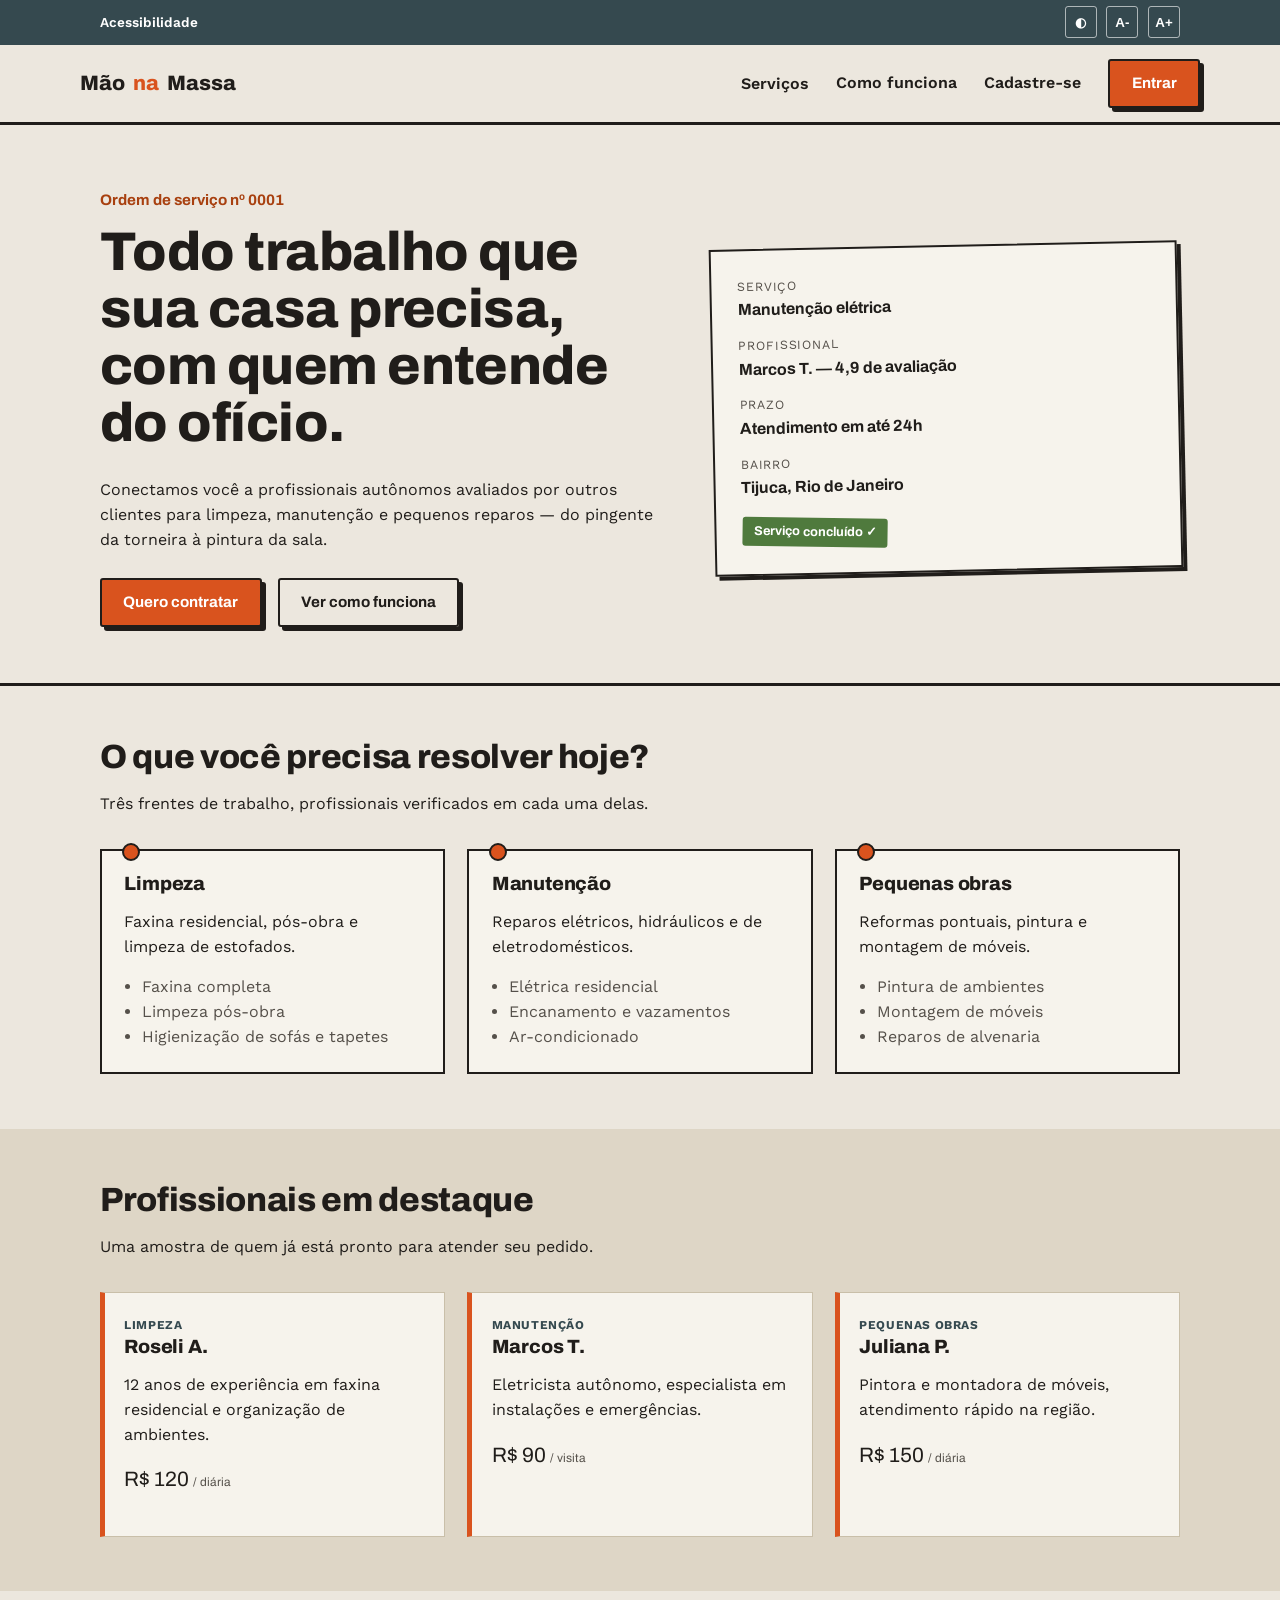
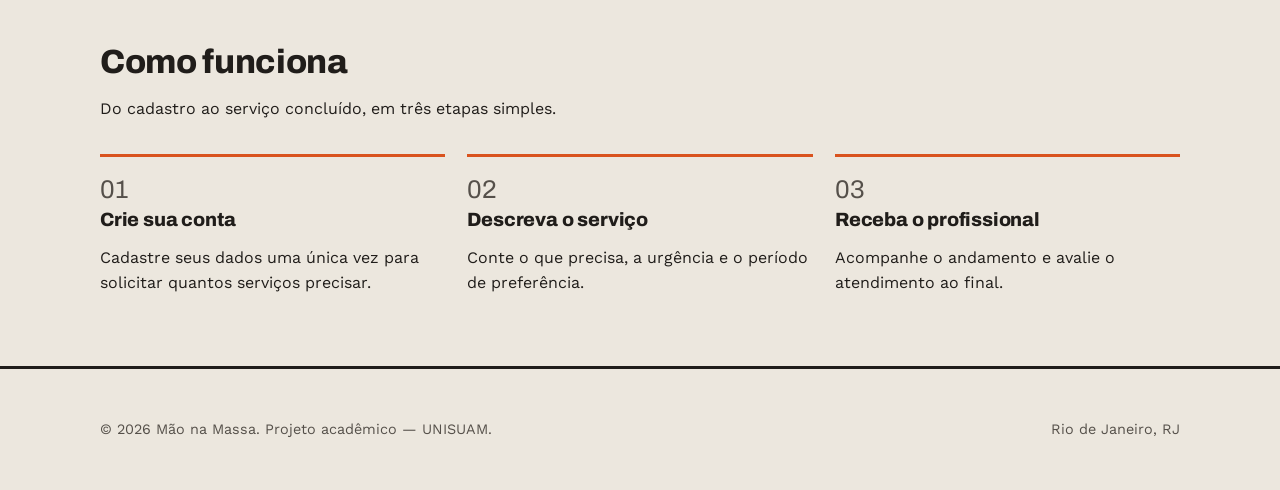
<file: index.html>
<!DOCTYPE html>
<html lang="pt-BR">
<head>
<meta charset="UTF-8">
<meta name="viewport" content="width=device-width, initial-scale=1.0">
<title>Mão na Massa — profissionais autônomos para o seu serviço</title>
<meta name="description" content="Encontre profissionais autônomos de confiança para limpeza, manutenção e pequenas obras, perto de você.">
<link rel="preconnect" href="https://fonts.googleapis.com">
<link href="https://fonts.googleapis.com/css2?family=Archivo:wght@700;800&family=Work+Sans:wght@400;500;600;700&display=swap" rel="stylesheet">
<link rel="stylesheet" href="css/style.css">
</head>
<body>

<header class="cabecalho">
  <div class="barra-acessibilidade">
    <div class="container">
      <span>Acessibilidade</span>
      <button class="botao-a11y" data-a11y="tema" aria-pressed="false" title="Alternar tema claro/escuro">◐</button>
      <button class="botao-a11y" data-a11y="fonte-menos" title="Diminuir tamanho da fonte">A-</button>
      <button class="botao-a11y" data-a11y="fonte-mais" title="Aumentar tamanho da fonte">A+</button>
    </div>
  </div>
  <div class="container barra-nav">
    <a href="index.html" class="marca">Mão<span class="ponto">na</span>Massa</a>
    <button class="alterna-menu-mobile" aria-expanded="false" aria-label="Abrir menu">☰</button>
    <ul class="menu-principal">
      <li class="tem-submenu">
        <button class="link-menu" aria-haspopup="true">Serviços</button>
        <ul class="submenu">
          <li><a href="#limpeza">Limpeza</a></li>
          <li><a href="#manutencao">Manutenção</a></li>
          <li><a href="#obras">Pequenas obras</a></li>
        </ul>
      </li>
      <li><a href="#como-funciona" class="link-menu">Como funciona</a></li>
      <li><a href="cadastro.html" class="link-menu">Cadastre-se</a></li>
      <li><a href="login.html" class="botao botao-primario">Entrar</a></li>
    </ul>
  </div>
</header>

<main>
  <section class="hero">
    <div class="container">
      <div class="hero-texto">
        <span class="rotulo">Ordem de serviço nº 0001</span>
        <h1>Todo trabalho que sua casa precisa, com quem entende do ofício.</h1>
        <p>Conectamos você a profissionais autônomos avaliados por outros clientes para limpeza, manutenção e pequenos reparos — do pingente da torneira à pintura da sala.</p>
        <div class="acoes-hero">
          <a href="cadastro.html" class="botao botao-primario">Quero contratar</a>
          <a href="#como-funciona" class="botao botao-secundario">Ver como funciona</a>
        </div>
      </div>
      <div class="ficha-servico">
        <dl>
          <dt>Serviço</dt>
          <dd>Manutenção elétrica</dd>
          <dt>Profissional</dt>
          <dd>Marcos T. — 4,9 de avaliação</dd>
          <dt>Prazo</dt>
          <dd>Atendimento em até 24h</dd>
          <dt>Bairro</dt>
          <dd>Tijuca, Rio de Janeiro</dd>
        </dl>
        <span class="selo-ok">Serviço concluído ✓</span>
      </div>
    </div>
  </section>

  <section class="secao" id="servicos">
    <div class="container">
      <div class="cabecalho-secao">
        <h2>O que você precisa resolver hoje?</h2>
        <p>Três frentes de trabalho, profissionais verificados em cada uma delas.</p>
      </div>
      <div class="grade-categorias">
        <article class="cartao-categoria" id="limpeza">
          <h3>Limpeza</h3>
          <p>Faxina residencial, pós-obra e limpeza de estofados.</p>
          <ul>
            <li>Faxina completa</li>
            <li>Limpeza pós-obra</li>
            <li>Higienização de sofás e tapetes</li>
          </ul>
        </article>
        <article class="cartao-categoria" id="manutencao">
          <h3>Manutenção</h3>
          <p>Reparos elétricos, hidráulicos e de eletrodomésticos.</p>
          <ul>
            <li>Elétrica residencial</li>
            <li>Encanamento e vazamentos</li>
            <li>Ar-condicionado</li>
          </ul>
        </article>
        <article class="cartao-categoria" id="obras">
          <h3>Pequenas obras</h3>
          <p>Reformas pontuais, pintura e montagem de móveis.</p>
          <ul>
            <li>Pintura de ambientes</li>
            <li>Montagem de móveis</li>
            <li>Reparos de alvenaria</li>
          </ul>
        </article>
      </div>
    </div>
  </section>

  <section class="secao secao-alt">
    <div class="container">
      <div class="cabecalho-secao">
        <h2>Profissionais em destaque</h2>
        <p>Uma amostra de quem já está pronto para atender seu pedido.</p>
      </div>
      <div class="grade-profissionais">
        <article class="cartao-profissional">
          <span class="servico-tag">Limpeza</span>
          <h3>Roseli A.</h3>
          <p>12 anos de experiência em faxina residencial e organização de ambientes.</p>
          <p class="preco">R$ 120 <small>/ diária</small></p>
        </article>
        <article class="cartao-profissional">
          <span class="servico-tag">Manutenção</span>
          <h3>Marcos T.</h3>
          <p>Eletricista autônomo, especialista em instalações e emergências.</p>
          <p class="preco">R$ 90 <small>/ visita</small></p>
        </article>
        <article class="cartao-profissional">
          <span class="servico-tag">Pequenas obras</span>
          <h3>Juliana P.</h3>
          <p>Pintora e montadora de móveis, atendimento rápido na região.</p>
          <p class="preco">R$ 150 <small>/ diária</small></p>
        </article>
      </div>
    </div>
  </section>

  <section class="secao" id="como-funciona">
    <div class="container">
      <div class="cabecalho-secao">
        <h2>Como funciona</h2>
        <p>Do cadastro ao serviço concluído, em três etapas simples.</p>
      </div>
      <ol class="lista-passos">
        <li>
          <h3>Crie sua conta</h3>
          <p>Cadastre seus dados uma única vez para solicitar quantos serviços precisar.</p>
        </li>
        <li>
          <h3>Descreva o serviço</h3>
          <p>Conte o que precisa, a urgência e o período de preferência.</p>
        </li>
        <li>
          <h3>Receba o profissional</h3>
          <p>Acompanhe o andamento e avalie o atendimento ao final.</p>
        </li>
      </ol>
    </div>
  </section>
</main>

<footer class="rodape">
  <div class="container">
    <p>© 2026 Mão na Massa. Projeto acadêmico — UNISUAM.</p>
    <p>Rio de Janeiro, RJ</p>
  </div>
</footer>

<script src="js/main.js"></script>
</body>
</html>
</file>
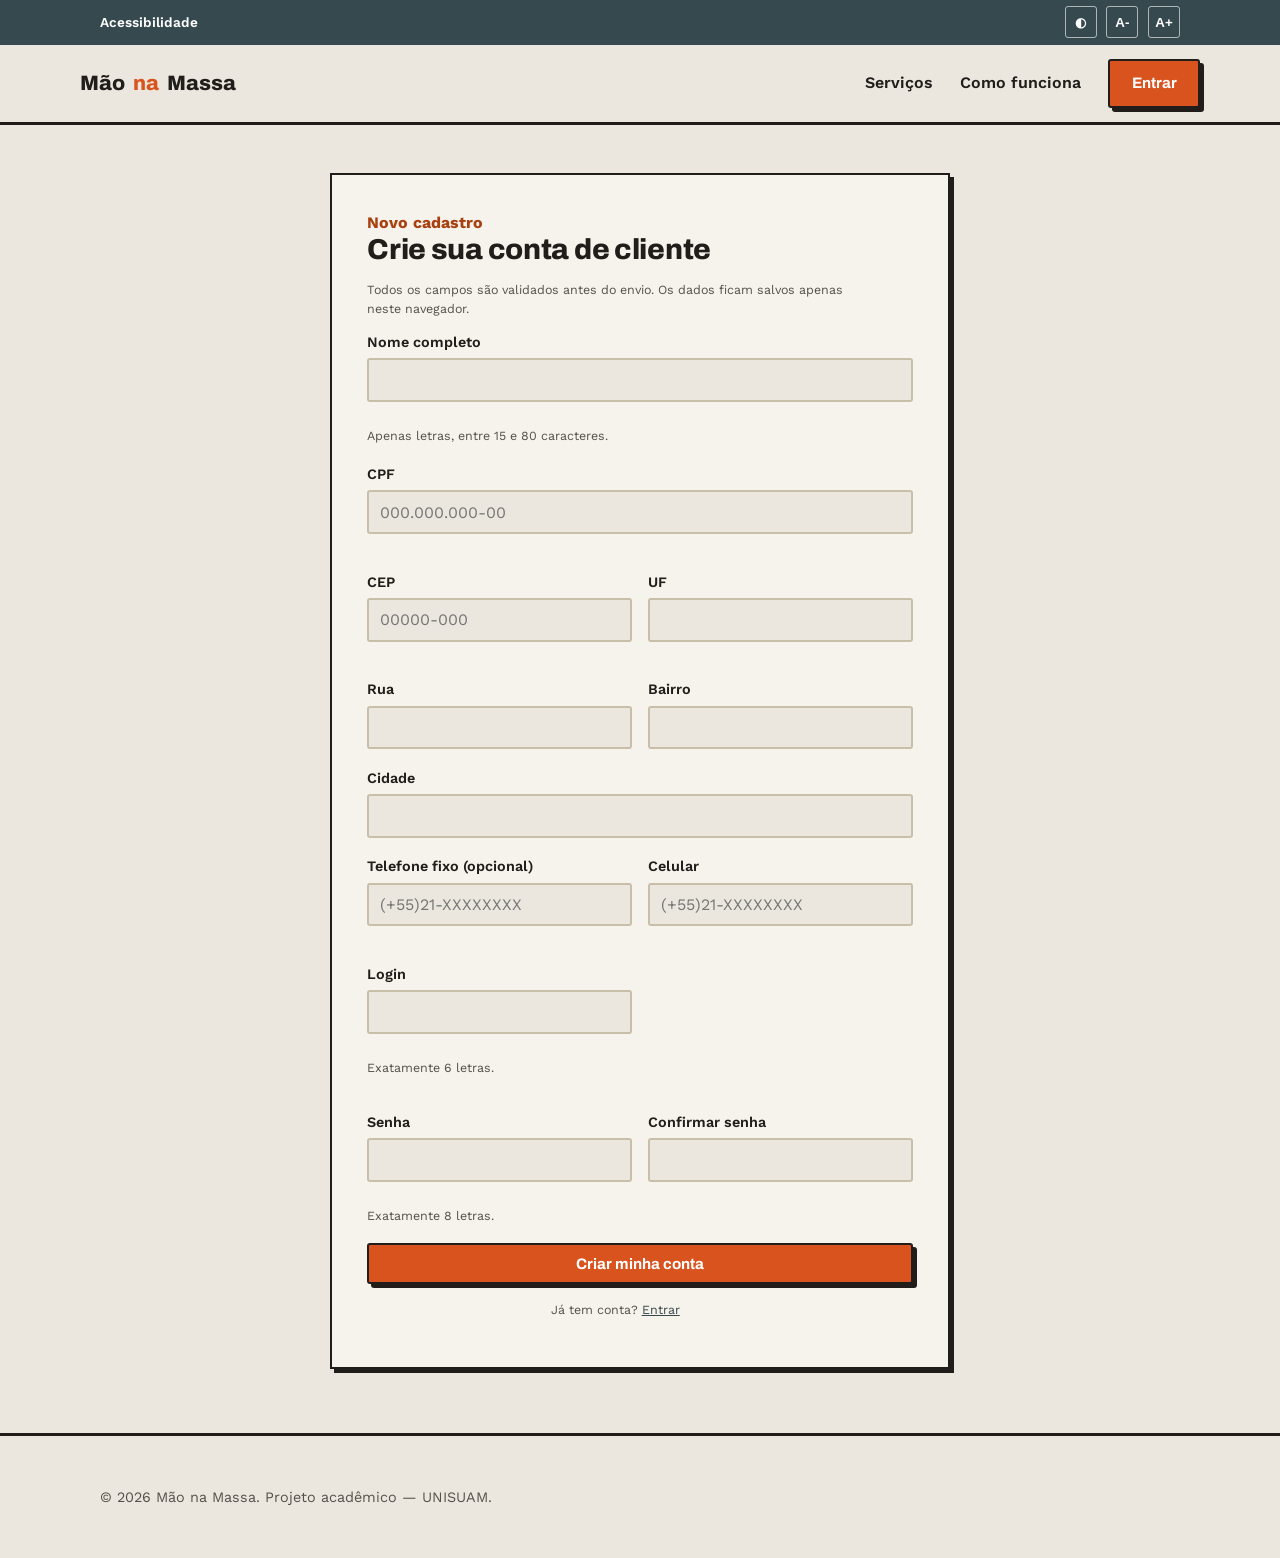
<file: cadastro.html>
<!DOCTYPE html>
<html lang="pt-BR">
<head>
<meta charset="UTF-8">
<meta name="viewport" content="width=device-width, initial-scale=1.0">
<title>Criar conta — Mão na Massa</title>
<link rel="preconnect" href="https://fonts.googleapis.com">
<link href="https://fonts.googleapis.com/css2?family=Archivo:wght@700;800&family=Work+Sans:wght@400;500;600;700&display=swap" rel="stylesheet">
<link rel="stylesheet" href="css/style.css">
</head>
<body>

<header class="cabecalho">
  <div class="barra-acessibilidade">
    <div class="container">
      <span>Acessibilidade</span>
      <button class="botao-a11y" data-a11y="tema" aria-pressed="false" title="Alternar tema claro/escuro">◐</button>
      <button class="botao-a11y" data-a11y="fonte-menos" title="Diminuir tamanho da fonte">A-</button>
      <button class="botao-a11y" data-a11y="fonte-mais" title="Aumentar tamanho da fonte">A+</button>
    </div>
  </div>
  <div class="container barra-nav">
    <a href="index.html" class="marca">Mão<span class="ponto">na</span>Massa</a>
    <button class="alterna-menu-mobile" aria-expanded="false" aria-label="Abrir menu">☰</button>
    <ul class="menu-principal">
      <li><a href="index.html#servicos" class="link-menu">Serviços</a></li>
      <li><a href="index.html#como-funciona" class="link-menu">Como funciona</a></li>
      <li><a href="login.html" class="botao botao-primario">Entrar</a></li>
    </ul>
  </div>
</header>

<main class="pagina-formulario">
  <div class="cartao-formulario">
    <span class="rotulo" style="color:var(--cor-primaria-escura);font-weight:700;">Novo cadastro</span>
    <h1 style="font-size:1.8rem;">Crie sua conta de cliente</h1>
    <p class="dica-campo">Todos os campos são validados antes do envio. Os dados ficam salvos apenas neste navegador.</p>

    <form id="form-cadastro" novalidate>
      <div class="campo largo">
        <label for="nome">Nome completo</label>
        <input type="text" id="nome" name="nome" required>
        <span class="mensagem-erro" id="nome-erro"></span>
        <span class="dica-campo">Apenas letras, entre 15 e 80 caracteres.</span>
      </div>

      <div class="campo largo">
        <label for="cpf">CPF</label>
        <input type="text" id="cpf" name="cpf" inputmode="numeric" maxlength="14" placeholder="000.000.000-00" required>
        <span class="mensagem-erro" id="cpf-erro"></span>
      </div>

      <div class="grade-formulario">
        <div class="campo">
          <label for="cep">CEP</label>
          <input type="text" id="cep" name="cep" inputmode="numeric" maxlength="9" placeholder="00000-000" required>
          <span class="mensagem-erro" id="cep-erro"></span>
        </div>
        <div class="campo">
          <label for="uf">UF</label>
          <input type="text" id="uf" name="uf" readonly>
        </div>
      </div>

      <div class="grade-formulario">
        <div class="campo">
          <label for="rua">Rua</label>
          <input type="text" id="rua" name="rua" readonly>
        </div>
        <div class="campo">
          <label for="bairro">Bairro</label>
          <input type="text" id="bairro" name="bairro" readonly>
        </div>
      </div>

      <div class="campo largo">
        <label for="cidade">Cidade</label>
        <input type="text" id="cidade" name="cidade" readonly>
      </div>

      <div class="grade-formulario">
        <div class="campo">
          <label for="telefone-fixo">Telefone fixo (opcional)</label>
          <input type="text" id="telefone-fixo" name="telefone-fixo" placeholder="(+55)21-XXXXXXXX">
          <span class="mensagem-erro" id="telefone-fixo-erro"></span>
        </div>
        <div class="campo">
          <label for="telefone-celular">Celular</label>
          <input type="text" id="telefone-celular" name="telefone-celular" placeholder="(+55)21-XXXXXXXX" required>
          <span class="mensagem-erro" id="telefone-celular-erro"></span>
        </div>
      </div>

      <div class="grade-formulario">
        <div class="campo">
          <label for="login">Login</label>
          <input type="text" id="login" name="login" maxlength="6" required>
          <span class="mensagem-erro" id="login-erro"></span>
          <span class="dica-campo">Exatamente 6 letras.</span>
        </div>
        <div class="campo"></div>
        <div class="campo">
          <label for="senha">Senha</label>
          <input type="password" id="senha" name="senha" maxlength="8" required>
          <span class="mensagem-erro" id="senha-erro"></span>
          <span class="dica-campo">Exatamente 8 letras.</span>
        </div>
        <div class="campo">
          <label for="confirmar-senha">Confirmar senha</label>
          <input type="password" id="confirmar-senha" name="confirmar-senha" maxlength="8" required>
          <span class="mensagem-erro" id="confirmar-senha-erro"></span>
        </div>
      </div>

      <button type="submit" class="botao botao-primario botao-bloco">Criar minha conta</button>
      <p class="dica-campo" style="text-align:center;margin-top:1rem;">Já tem conta? <a href="login.html">Entrar</a></p>
    </form>
  </div>
</main>

<footer class="rodape">
  <div class="container">
    <p>© 2026 Mão na Massa. Projeto acadêmico — UNISUAM.</p>
  </div>
</footer>

<script src="js/main.js"></script>
<script src="js/cadastro.js"></script>
</body>
</html>
</file>
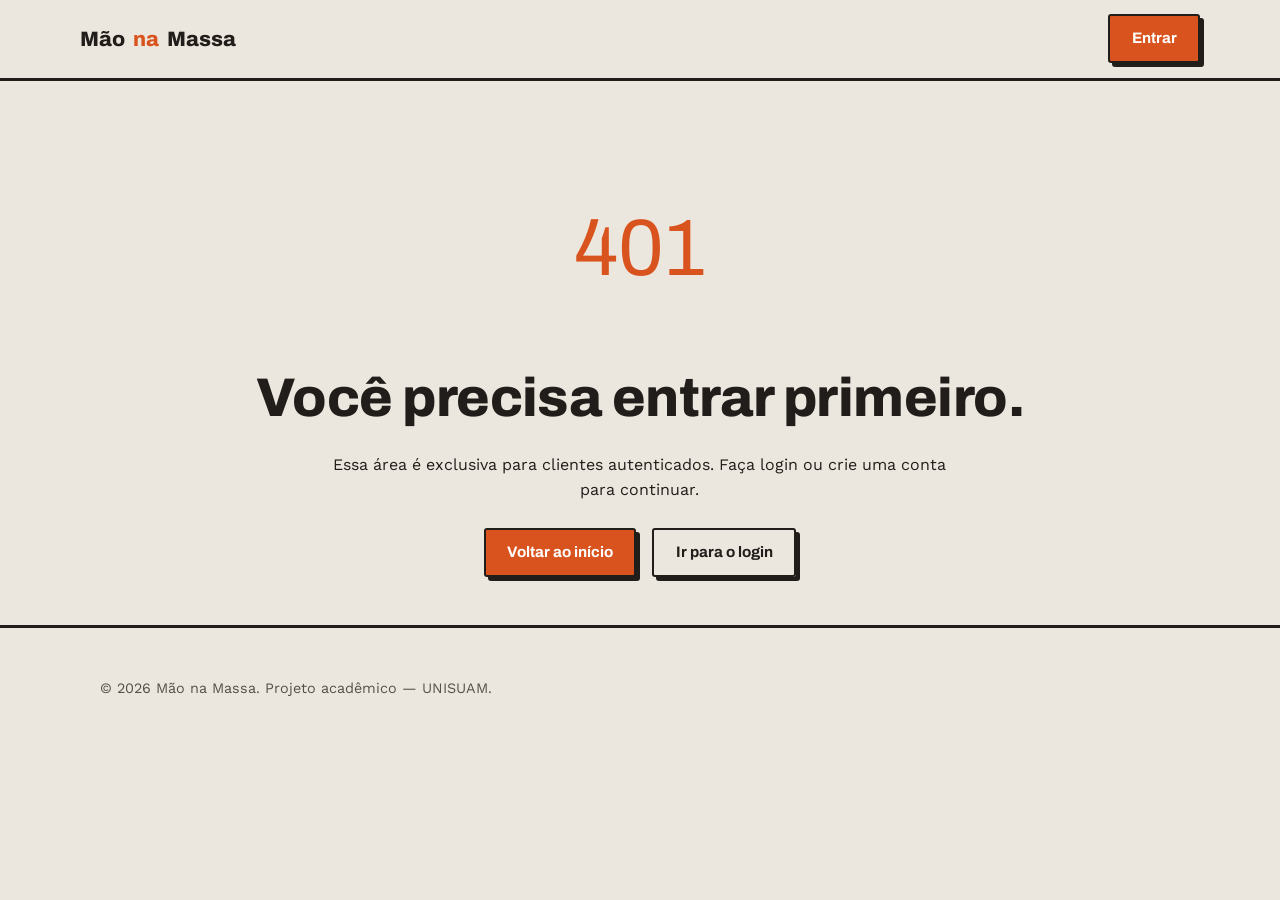
<file: confirmacao.html>
<!DOCTYPE html>
<html lang="pt-BR">
<head>
<meta charset="UTF-8">
<meta name="viewport" content="width=device-width, initial-scale=1.0">
<title>Solicitação enviada — Mão na Massa</title>
<link rel="preconnect" href="https://fonts.googleapis.com">
<link href="https://fonts.googleapis.com/css2?family=Archivo:wght@700;800&family=Work+Sans:wght@400;500;600;700&display=swap" rel="stylesheet">
<link rel="stylesheet" href="css/style.css">
</head>
<body>

<header class="cabecalho">
  <div class="barra-acessibilidade">
    <div class="container">
      <span>Acessibilidade</span>
      <button class="botao-a11y" data-a11y="tema" aria-pressed="false" title="Alternar tema claro/escuro">◐</button>
      <button class="botao-a11y" data-a11y="fonte-menos" title="Diminuir tamanho da fonte">A-</button>
      <button class="botao-a11y" data-a11y="fonte-mais" title="Aumentar tamanho da fonte">A+</button>
    </div>
  </div>
  <div class="container barra-nav">
    <a href="index.html" class="marca">Mão<span class="ponto">na</span>Massa</a>
    <button class="alterna-menu-mobile" aria-expanded="false" aria-label="Abrir menu">☰</button>
    <ul class="menu-principal">
      <li><a href="dashboard.html" class="link-menu">Painel</a></li>
      <li><a href="orcamento.html" class="link-menu">Solicitar orçamento</a></li>
      <li class="sessao-usuario">
        <span class="nome-usuario" data-sessao="nome">—</span>
        <a href="#" class="botao botao-secundario" data-acao="logout">Sair</a>
      </li>
    </ul>
  </div>
</header>

<main class="secao">
  <div class="container" style="text-align:center;">
    <span class="selo-ok" style="position:static;transform:none;display:inline-block;">Solicitação recebida</span>
    <h1>Recebemos seu pedido!</h1>
    <p style="margin:0 auto;">Um profissional entrará em contato para confirmar o atendimento. Veja abaixo o resumo do que foi enviado.</p>
    <dl class="recibo" id="recibo-pedido"></dl>
    <a href="dashboard.html" class="botao botao-primario" style="margin-top:1.6rem;">Voltar ao painel</a>
  </div>
</main>

<footer class="rodape">
  <div class="container">
    <p>© 2026 Mão na Massa. Projeto acadêmico — UNISUAM.</p>
  </div>
</footer>

<script src="js/main.js"></script>
<script src="js/confirmacao.js"></script>
</body>
</html>
</file>
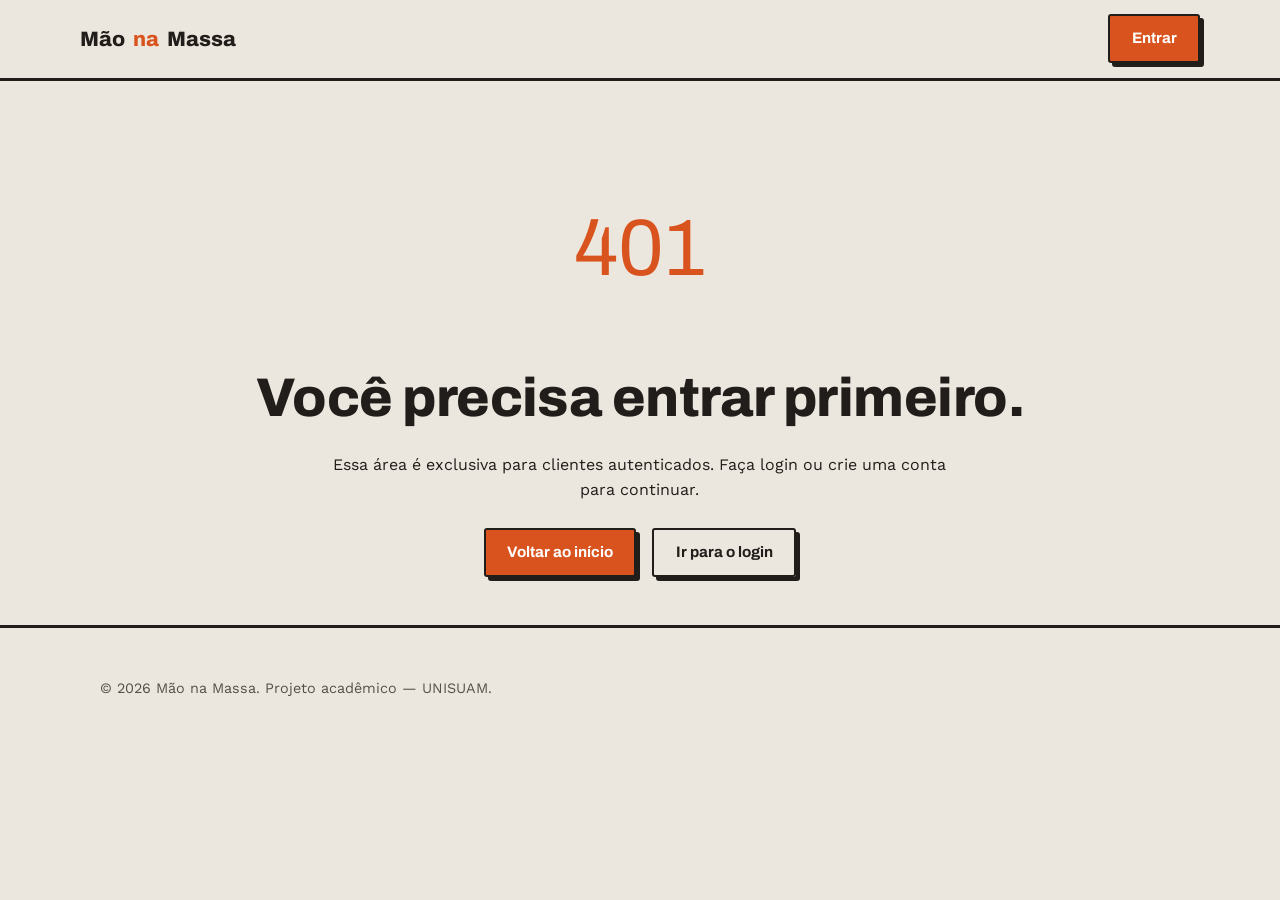
<file: dashboard.html>
<!DOCTYPE html>
<html lang="pt-BR">
<head>
<meta charset="UTF-8">
<meta name="viewport" content="width=device-width, initial-scale=1.0">
<title>Painel do cliente — Mão na Massa</title>
<link rel="preconnect" href="https://fonts.googleapis.com">
<link href="https://fonts.googleapis.com/css2?family=Archivo:wght@700;800&family=Work+Sans:wght@400;500;600;700&display=swap" rel="stylesheet">
<link rel="stylesheet" href="css/style.css">
</head>
<body>

<header class="cabecalho">
  <div class="barra-acessibilidade">
    <div class="container">
      <span>Acessibilidade</span>
      <button class="botao-a11y" data-a11y="tema" aria-pressed="false" title="Alternar tema claro/escuro">◐</button>
      <button class="botao-a11y" data-a11y="fonte-menos" title="Diminuir tamanho da fonte">A-</button>
      <button class="botao-a11y" data-a11y="fonte-mais" title="Aumentar tamanho da fonte">A+</button>
    </div>
  </div>
  <div class="container barra-nav">
    <a href="index.html" class="marca">Mão<span class="ponto">na</span>Massa</a>
    <button class="alterna-menu-mobile" aria-expanded="false" aria-label="Abrir menu">☰</button>
    <ul class="menu-principal">
      <li><a href="dashboard.html" class="link-menu">Painel</a></li>
      <li><a href="orcamento.html" class="link-menu">Solicitar orçamento</a></li>
      <li class="sessao-usuario">
        <span class="nome-usuario" data-sessao="nome">—</span>
        <a href="#" class="botao botao-secundario" data-acao="logout">Sair</a>
      </li>
    </ul>
  </div>
</header>

<main class="secao">
  <div class="container">
    <h1>Bem-vindo(a) de volta, <span data-sessao="nome">cliente</span>!</h1>
    <p>Este é o seu painel. Aqui você acompanha suas solicitações e pede novos serviços.</p>

    <div class="grade-dashboard" style="margin-top:2rem;">
      <div class="cartao-painel">
        <h3>Últimas solicitações</h3>
        <div id="lista-pedidos">
          <p class="dica-campo">Nenhuma solicitação enviada ainda.</p>
        </div>
        <a href="orcamento.html" class="botao botao-primario" style="margin-top:1rem;">Solicitar novo orçamento</a>
      </div>

      <div class="cartao-painel">
        <h3>Sua conta</h3>
        <div class="linha-resumo"><span>Status</span><span>Ativa</span></div>
        <div class="linha-resumo"><span>Serviços disponíveis</span><span>Limpeza, manutenção, obras</span></div>
        <div class="linha-resumo"><span>Suporte</span><span>suporte@maonamassa.com.br</span></div>
      </div>
    </div>
  </div>
</main>

<footer class="rodape">
  <div class="container">
    <p>© 2026 Mão na Massa. Projeto acadêmico — UNISUAM.</p>
  </div>
</footer>

<script src="js/main.js"></script>
<script>
  document.addEventListener("DOMContentLoaded", () => {
    const sessao = exigirLogin();
    if (!sessao) return;
    const pedido = JSON.parse(localStorage.getItem("mnm_pedido") || "null");
    if (pedido) {
      document.getElementById("lista-pedidos").innerHTML = `
        <div class="linha-resumo"><span>Serviço</span><span>${pedido.tipoServico}</span></div>
        <div class="linha-resumo"><span>Urgência</span><span>${pedido.urgenciaTexto}</span></div>
        <div class="linha-resumo"><span>Período</span><span>${pedido.periodo}</span></div>
      `;
    }
  });
</script>
</body>
</html>
</file>
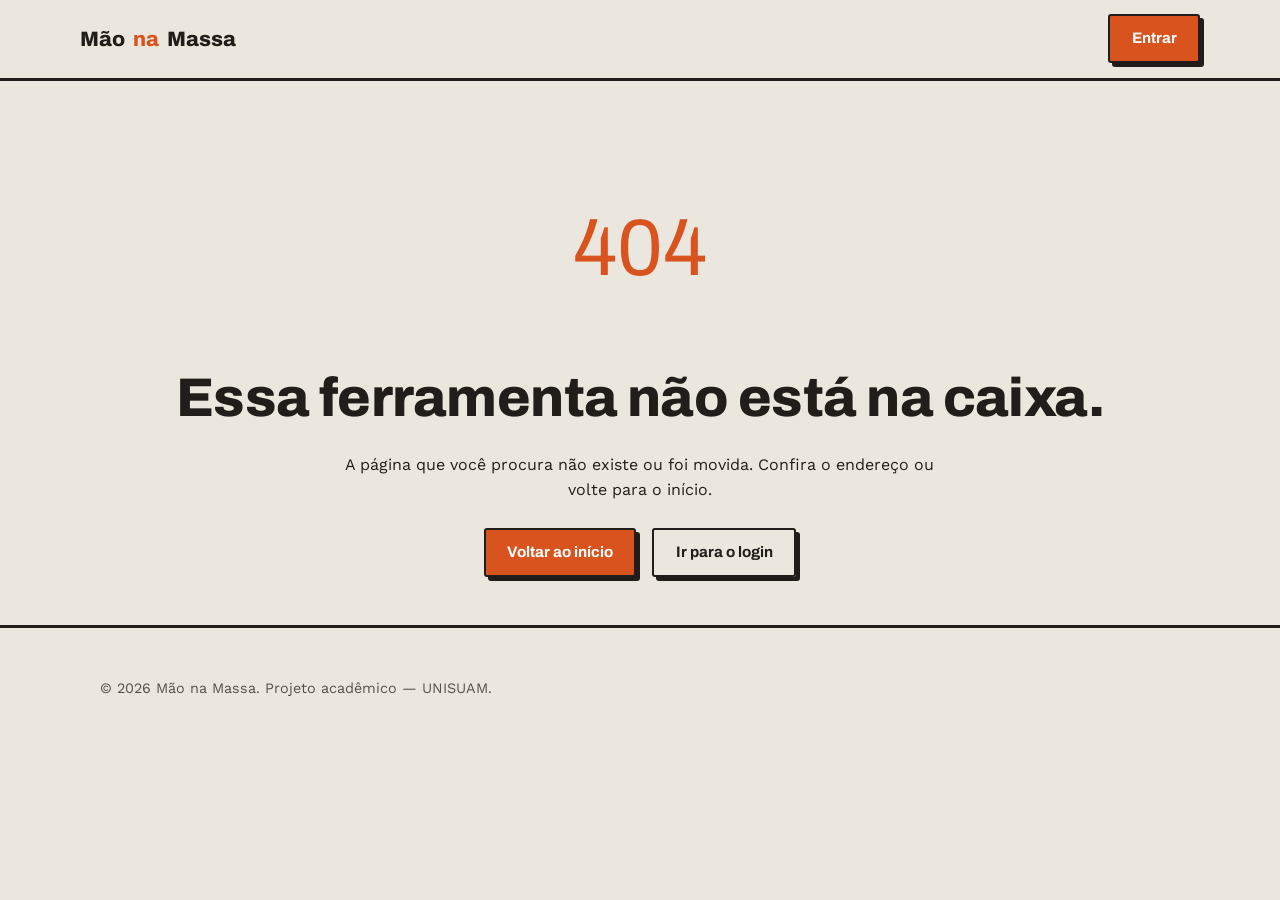
<file: erro.html>
<!DOCTYPE html>
<html lang="pt-BR">
<head>
<meta charset="UTF-8">
<meta name="viewport" content="width=device-width, initial-scale=1.0">
<title>Página não encontrada — Mão na Massa</title>
<link rel="preconnect" href="https://fonts.googleapis.com">
<link href="https://fonts.googleapis.com/css2?family=Archivo:wght@700;800&family=Work+Sans:wght@400;500;600;700&display=swap" rel="stylesheet">
<link rel="stylesheet" href="css/style.css">
</head>
<body>

<header class="cabecalho">
  <div class="container barra-nav">
    <a href="index.html" class="marca">Mão<span class="ponto">na</span>Massa</a>
    <ul class="menu-principal">
      <li><a href="login.html" class="botao botao-primario">Entrar</a></li>
    </ul>
  </div>
</header>

<main class="pagina-estado">
  <div>
    <p class="codigo" id="codigo-erro">404</p>
    <h1 id="titulo-erro">Essa ferramenta não está na caixa.</h1>
    <p id="texto-erro" style="margin:0 auto;">A página que você procura não existe ou foi movida. Confira o endereço ou volte para o início.</p>
    <div class="acoes-hero" style="justify-content:center;margin-top:1.6rem;">
      <a href="index.html" class="botao botao-primario">Voltar ao início</a>
      <a href="login.html" class="botao botao-secundario">Ir para o login</a>
    </div>
  </div>
</main>

<footer class="rodape">
  <div class="container">
    <p>© 2026 Mão na Massa. Projeto acadêmico — UNISUAM.</p>
  </div>
</footer>

<script src="js/main.js"></script>
<script>
  const parametros = new URLSearchParams(window.location.search);
  if (parametros.get("motivo") === "auth") {
    document.getElementById("codigo-erro").textContent = "401";
    document.getElementById("titulo-erro").textContent = "Você precisa entrar primeiro.";
    document.getElementById("texto-erro").textContent = "Essa área é exclusiva para clientes autenticados. Faça login ou crie uma conta para continuar.";
  }
</script>
</body>
</html>
</file>
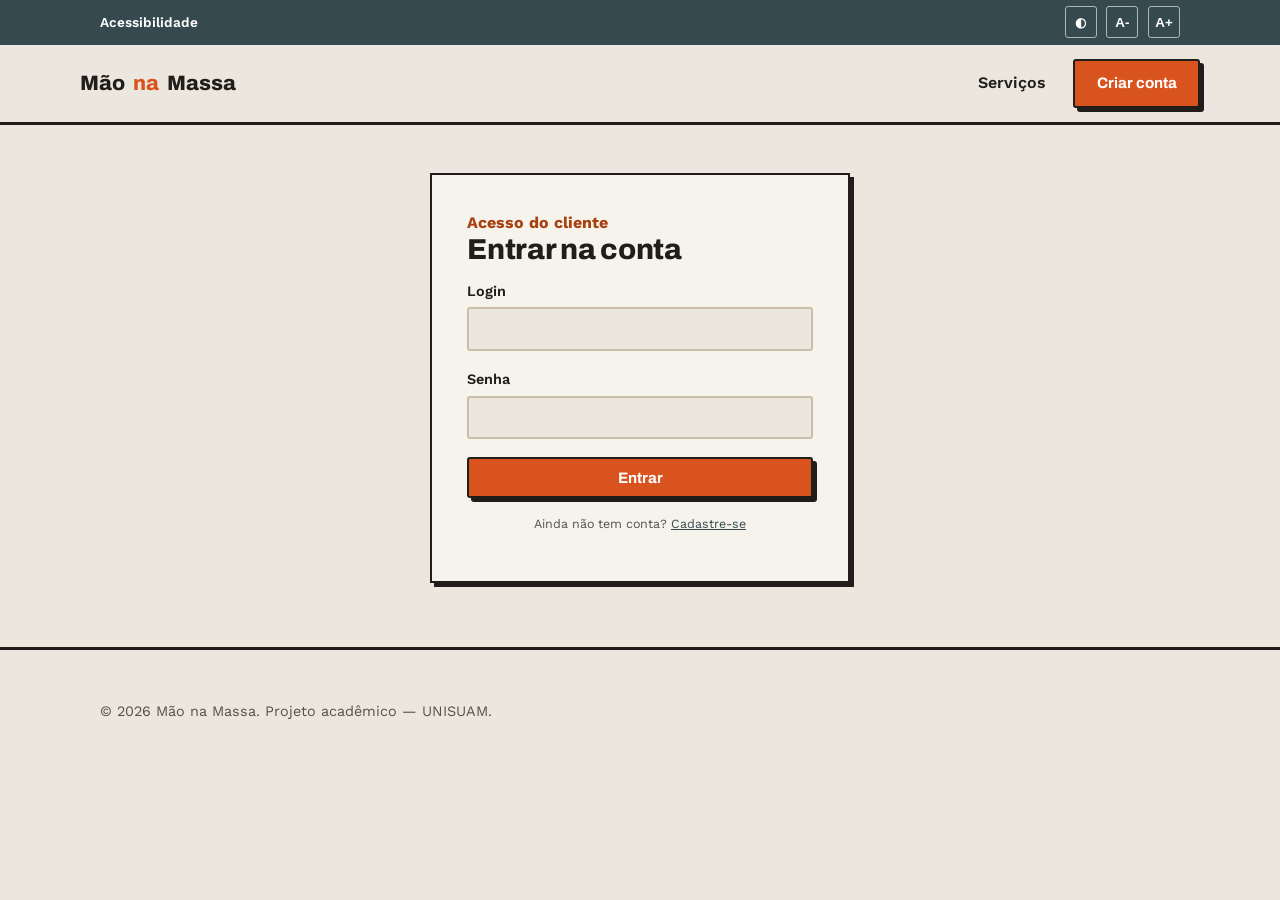
<file: login.html>
<!DOCTYPE html>
<html lang="pt-BR">
<head>
<meta charset="UTF-8">
<meta name="viewport" content="width=device-width, initial-scale=1.0">
<title>Entrar — Mão na Massa</title>
<link rel="preconnect" href="https://fonts.googleapis.com">
<link href="https://fonts.googleapis.com/css2?family=Archivo:wght@700;800&family=Work+Sans:wght@400;500;600;700&display=swap" rel="stylesheet">
<link rel="stylesheet" href="css/style.css">
</head>
<body>

<header class="cabecalho">
  <div class="barra-acessibilidade">
    <div class="container">
      <span>Acessibilidade</span>
      <button class="botao-a11y" data-a11y="tema" aria-pressed="false" title="Alternar tema claro/escuro">◐</button>
      <button class="botao-a11y" data-a11y="fonte-menos" title="Diminuir tamanho da fonte">A-</button>
      <button class="botao-a11y" data-a11y="fonte-mais" title="Aumentar tamanho da fonte">A+</button>
    </div>
  </div>
  <div class="container barra-nav">
    <a href="index.html" class="marca">Mão<span class="ponto">na</span>Massa</a>
    <button class="alterna-menu-mobile" aria-expanded="false" aria-label="Abrir menu">☰</button>
    <ul class="menu-principal">
      <li><a href="index.html#servicos" class="link-menu">Serviços</a></li>
      <li><a href="cadastro.html" class="botao botao-primario">Criar conta</a></li>
    </ul>
  </div>
</header>

<main class="pagina-formulario">
  <div class="cartao-formulario" style="max-width:420px;">
    <span class="rotulo" style="color:var(--cor-primaria-escura);font-weight:700;">Acesso do cliente</span>
    <h1 style="font-size:1.8rem;">Entrar na conta</h1>

    <form id="form-login" novalidate>
      <div class="campo largo">
        <label for="login-usuario">Login</label>
        <input type="text" id="login-usuario" name="login-usuario" maxlength="6" required>
      </div>
      <div class="campo largo">
        <label for="login-senha">Senha</label>
        <input type="password" id="login-senha" name="login-senha" maxlength="8" required>
      </div>
      <span class="mensagem-erro" id="login-erro-geral"></span>
      <button type="submit" class="botao botao-primario botao-bloco">Entrar</button>
      <p class="dica-campo" style="text-align:center;margin-top:1rem;">Ainda não tem conta? <a href="cadastro.html">Cadastre-se</a></p>
    </form>
  </div>
</main>

<footer class="rodape">
  <div class="container">
    <p>© 2026 Mão na Massa. Projeto acadêmico — UNISUAM.</p>
  </div>
</footer>

<script src="js/main.js"></script>
<script src="js/login.js"></script>
</body>
</html>
</file>
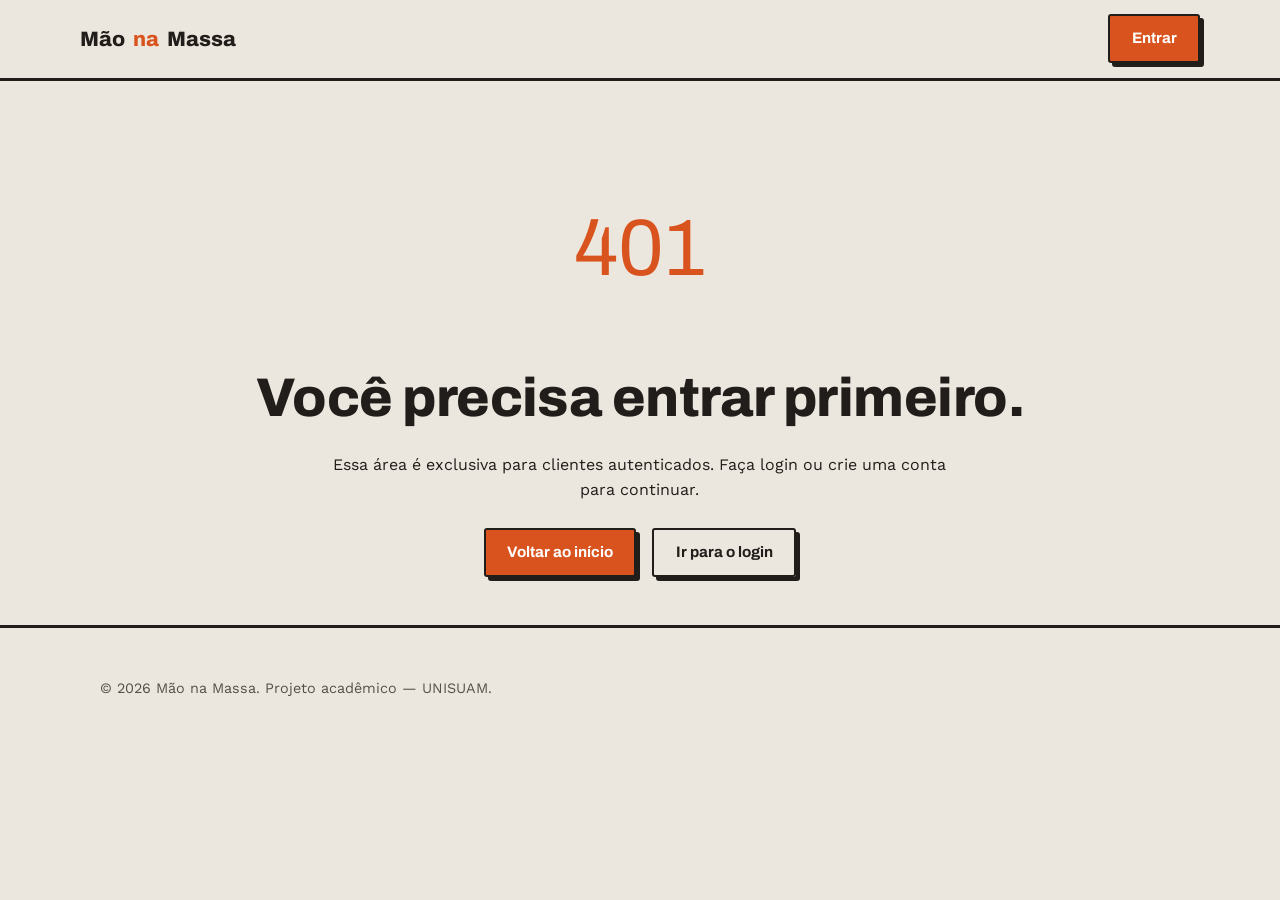
<file: orcamento.html>
<!DOCTYPE html>
<html lang="pt-BR">
<head>
<meta charset="UTF-8">
<meta name="viewport" content="width=device-width, initial-scale=1.0">
<title>Solicitar orçamento — Mão na Massa</title>
<link rel="preconnect" href="https://fonts.googleapis.com">
<link href="https://fonts.googleapis.com/css2?family=Archivo:wght@700;800&family=Work+Sans:wght@400;500;600;700&display=swap" rel="stylesheet">
<link rel="stylesheet" href="css/style.css">
</head>
<body>

<header class="cabecalho">
  <div class="barra-acessibilidade">
    <div class="container">
      <span>Acessibilidade</span>
      <button class="botao-a11y" data-a11y="tema" aria-pressed="false" title="Alternar tema claro/escuro">◐</button>
      <button class="botao-a11y" data-a11y="fonte-menos" title="Diminuir tamanho da fonte">A-</button>
      <button class="botao-a11y" data-a11y="fonte-mais" title="Aumentar tamanho da fonte">A+</button>
    </div>
  </div>
  <div class="container barra-nav">
    <a href="index.html" class="marca">Mão<span class="ponto">na</span>Massa</a>
    <button class="alterna-menu-mobile" aria-expanded="false" aria-label="Abrir menu">☰</button>
    <ul class="menu-principal">
      <li><a href="dashboard.html" class="link-menu">Painel</a></li>
      <li><a href="orcamento.html" class="link-menu">Solicitar orçamento</a></li>
      <li class="sessao-usuario">
        <span class="nome-usuario" data-sessao="nome">—</span>
        <a href="#" class="botao botao-secundario" data-acao="logout">Sair</a>
      </li>
    </ul>
  </div>
</header>

<main class="pagina-formulario">
  <div class="cartao-formulario">
    <span class="rotulo" style="color:var(--cor-primaria-escura);font-weight:700;">Nova solicitação</span>
    <h1 style="font-size:1.8rem;">Conte o que você precisa</h1>

    <form id="form-orcamento" novalidate>
      <div class="campo largo">
        <label for="tipo-servico">Tipo de serviço</label>
        <select id="tipo-servico" required>
          <option value="">Selecione uma opção</option>
          <option value="limpeza">Limpeza residencial</option>
          <option value="manutencao">Manutenção geral</option>
          <option value="obras">Pequenas obras e reparos</option>
        </select>
      </div>

      <div class="campo largo">
<label for="data-hora">Agende a data e a hora:</label>
<input type="datetime-local" id="data-hora" name="data-hora">
        </div>
      </fieldset>

      <fieldset>
        <legend>Serviços extras (opcional)</legend>
        <div class="opcao-linha">
          <input type="checkbox" id="extra-material" name="extra" value="Fornecer materiais">
          <label for="extra-material">Preciso que o profissional traga os materiais</label>
        </div>
        <div class="opcao-linha">
          <input type="checkbox" id="extra-orcamento" name="extra" value="Orçamento por escrito">
          <label for="extra-orcamento">Quero um orçamento por escrito antes</label>
        </div>
        <div class="opcao-linha">
          <input type="checkbox" id="extra-fds" name="extra" value="Atendimento em fim de semana">
          <label for="extra-fds">Pode ser em fim de semana</label>
        </div>
      </fieldset>

      <div class="campo largo">
        <label for="detalhes">Detalhes adicionais</label>
        <input type="text" id="detalhes" placeholder="Ex.: vazamento embaixo da pia da cozinha">
      </div>

      <button type="submit" class="botao botao-primario botao-bloco">Enviar solicitação</button>
    </form>
  </div>
</main>

<footer class="rodape">
  <div class="container">
    <p>© 2026 Mão na Massa. Projeto acadêmico — UNISUAM.</p>
  </div>
</footer>

<script src="js/main.js"></script>
<script src="js/orcamento.js"></script>
</body>
</html>
</file>
<file: css/style.css>
/* ==========================================================================
   Mão na Massa — folha de estilos principal
   Marketplace de profissionais autônomos: limpeza, manutenção, pequenas obras
   ========================================================================== */

:root {
  /* cor — paleta ligada ao universo de ferramentas e canteiro de obra */
  --cor-fundo: #ece7de;
  --cor-fundo-alt: #ded6c6;
  --cor-superficie: #f6f3ec;
  --cor-texto: #201d1a;
  --cor-texto-suave: #55504a;
  --cor-borda: #c9bfa9;
  --cor-primaria: #d9531e;
  --cor-primaria-escura: #a8400f;
  --cor-secundaria: #35494f;
  --cor-secundaria-clara: #4d6771;
  --cor-sucesso: #4f7a3d;
  --cor-erro: #b3261e;
  --cor-foco: #1d6fae;

  --fonte-titulo: "Archivo", "Arial Narrow", sans-serif;
  --fonte-texto: "Work Sans", "Segoe UI", sans-serif;

  --raio: 3px;
  --sombra-carimbo: 4px 4px 0 var(--cor-texto);
  --largura-maxima: 1120px;

  --fonte-escala: 1;
}

/* tema escuro / alto contraste ------------------------------------------- */
body.tema-escuro {
  --cor-fundo: #17191a;
  --cor-fundo-alt: #24272a;
  --cor-superficie: #1f2224;
  --cor-texto: #f2eee4;
  --cor-texto-suave: #c9c2b4;
  --cor-borda: #4a4c47;
  --cor-primaria: #ff7a3d;
  --cor-primaria-escura: #ff9a63;
  --cor-secundaria: #7fa3ad;
  --cor-secundaria-clara: #9fc0c9;
  --cor-sucesso: #8bc274;
  --cor-erro: #ff8a80;
  --sombra-carimbo: 4px 4px 0 #000;
}

* { box-sizing: border-box; }
html {
  scroll-behavior: smooth;
  /* rem é sempre relativo ao font-size do <html>, não do <body> —
     por isso a escala de acessibilidade (A+/A-) precisa ficar aqui,
     senão só o texto "solto" (sem classe própria) responde a ela. */
  font-size: calc(16px * var(--fonte-escala));
}

body {
  margin: 0;
  background: var(--cor-fundo);
  color: var(--cor-texto);
  font-family: var(--fonte-texto);
  line-height: 1.55;
  transition: background .2s ease, color .2s ease;
}

h1, h2, h3, h4 {
  font-family: var(--fonte-titulo);
  font-weight: 800;
  line-height: 1.05;
  margin: 0 0 .5em;
  letter-spacing: -0.01em;
}

h1 { font-size: clamp(2.1rem, 5vw, 3.4rem); }
h2 { font-size: clamp(1.5rem, 3vw, 2.1rem); }
h3 { font-size: 1.2rem; }

p { max-width: 62ch; }
a { color: var(--cor-secundaria); }
body.tema-escuro a { color: var(--cor-secundaria-clara); }

img { max-width: 100%; display: block; }

:focus-visible {
  outline: 3px solid var(--cor-foco);
  outline-offset: 2px;
}

.container {
  max-width: var(--largura-maxima);
  margin: 0 auto;
  padding: 0 1.25rem;
}

.oculto { display: none !important; }

/* botões ------------------------------------------------------------------ */
.botao {
  font-family: var(--fonte-titulo);
  font-weight: 700;
  font-size: .95rem;
  border: 2px solid var(--cor-texto);
  background: var(--cor-superficie);
  color: var(--cor-texto);
  padding: .7em 1.4em;
  border-radius: var(--raio);
  cursor: pointer;
  box-shadow: var(--sombra-carimbo);
  transition: transform .12s ease, box-shadow .12s ease;
  display: inline-block;
  text-decoration: none;
}
.botao:hover { transform: translate(-2px, -2px); }
.botao:active { transform: translate(0,0); box-shadow: none; }

.botao-primario {
  background: var(--cor-primaria);
  border-color: var(--cor-texto);
  color: #fff;
}
.botao-secundario {
  background: transparent;
}
.botao-perigo {
  background: var(--cor-erro);
  color: #fff;
}
.botao-bloco { display: block; width: 100%; text-align: center; }
.botao:disabled { opacity: .5; cursor: not-allowed; transform: none; }

/* cabeçalho / navegação ---------------------------------------------------- */
.cabecalho {
  position: sticky;
  top: 0;
  z-index: 40;
  background: var(--cor-fundo);
  border-bottom: 3px solid var(--cor-texto);
}
.barra-nav {
  display: flex;
  align-items: center;
  justify-content: space-between;
  padding: .9rem 0;
}
.marca {
  font-family: var(--fonte-titulo);
  font-weight: 800;
  font-size: 1.3rem;
  text-decoration: none;
  color: var(--cor-texto);
  display: flex;
  align-items: center;
  gap: .5rem;
}
.marca .ponto { color: var(--cor-primaria); }

.menu-principal {
  display: flex;
  gap: 1.7rem;
  list-style: none;
  margin: 0;
  padding: 0;
  align-items: center;
}
.menu-principal > li { position: relative; }
.link-menu {
  text-decoration: none;
  color: var(--cor-texto);
  font-weight: 600;
  padding: .4rem 0;
  background: none;
  border: none;
  font-family: var(--fonte-texto);
  font-size: 1rem;
  cursor: pointer;
}
.link-menu:hover { color: var(--cor-primaria); }

.submenu {
  list-style: none;
  margin: 0;
  padding: .5rem;
  position: absolute;
  top: 100%;
  left: 0;
  background: var(--cor-superficie);
  border: 2px solid var(--cor-texto);
  box-shadow: var(--sombra-carimbo);
  min-width: 200px;
  display: none;
}
li.tem-submenu:hover .submenu,
li.tem-submenu:focus-within .submenu { display: block; }
.submenu li a {
  display: block;
  padding: .5rem .6rem;
  color: var(--cor-texto);
  text-decoration: none;
  border-radius: var(--raio);
  font-size: .93rem;
}
.submenu li a:hover { background: var(--cor-fundo-alt); }

.sessao-usuario {
  display: flex;
  align-items: center;
  gap: .9rem;
}
.nome-usuario {
  font-weight: 700;
  font-family: var(--fonte-titulo);
}
.nome-usuario::before {
  content: "● ";
  color: var(--cor-sucesso);
}

.alterna-menu-mobile {
  display: none;
  background: none;
  border: 2px solid var(--cor-texto);
  border-radius: var(--raio);
  padding: .4rem .6rem;
  font-size: 1.2rem;
  cursor: pointer;
}

/* barra de acessibilidade --------------------------------------------------- */
.barra-acessibilidade {
  background: var(--cor-secundaria);
  color: #fff;
}
.barra-acessibilidade .container {
  display: flex;
  align-items: center;
  justify-content: flex-end;
  gap: .6rem;
  padding-top: .4rem;
  padding-bottom: .4rem;
  font-size: .85rem;
}
.barra-acessibilidade span { margin-right: auto; font-weight: 600; }
.botao-a11y {
  background: transparent;
  border: 1px solid rgba(255,255,255,.6);
  color: #fff;
  border-radius: var(--raio);
  width: 2rem;
  height: 2rem;
  cursor: pointer;
  font-weight: 700;
  line-height: 1;
}
.botao-a11y:hover { background: rgba(255,255,255,.15); }
.botao-a11y[aria-pressed="true"] { background: var(--cor-primaria); border-color: var(--cor-primaria); }

/* hero ---------------------------------------------------------------------- */
.hero {
  padding: 4rem 0 3.5rem;
  border-bottom: 3px solid var(--cor-texto);
}
.hero .container {
  display: grid;
  grid-template-columns: 1.1fr .9fr;
  gap: 2.5rem;
  align-items: center;
}
.ficha-servico {
  background: var(--cor-superficie);
  border: 2px solid var(--cor-texto);
  box-shadow: var(--sombra-carimbo);
  padding: 1.6rem;
  transform: rotate(-1.2deg);
}
.ficha-servico dl { margin: 0; }
.ficha-servico dt {
  font-size: .78rem;
  text-transform: uppercase;
  letter-spacing: .07em;
  color: var(--cor-texto-suave);
  margin-top: .8rem;
}
.ficha-servico dt:first-child { margin-top: 0; }
.ficha-servico dd { margin: .15rem 0 0; font-weight: 700; font-family: var(--fonte-titulo); }
.selo-ok {
  display: inline-block;
  margin-top: 1.1rem;
  background: var(--cor-sucesso);
  color: #fff;
  padding: .3rem .7rem;
  border-radius: var(--raio);
  font-family: var(--fonte-titulo);
  font-weight: 700;
  font-size: .8rem;
  transform: rotate(2deg);
}
.hero-texto .rotulo {
  font-family: var(--fonte-titulo);
  color: var(--cor-primaria-escura);
  font-weight: 700;
  font-size: .95rem;
  margin-bottom: .6rem;
  display: block;
}
.acoes-hero { display: flex; gap: 1rem; margin-top: 1.6rem; flex-wrap: wrap; }

/* seções gerais --------------------------------------------------------------- */
.secao { padding: 3.4rem 0; }
.secao-alt { background: var(--cor-fundo-alt); }
.cabecalho-secao { max-width: 60ch; margin-bottom: 2rem; }

/* categorias em pegboard -------------------------------------------------------- */
.grade-categorias {
  display: grid;
  grid-template-columns: repeat(3, 1fr);
  gap: 1.4rem;
}
.cartao-categoria {
  background: var(--cor-superficie);
  border: 2px solid var(--cor-texto);
  padding: 1.4rem;
  position: relative;
}
.cartao-categoria::before {
  content: "";
  position: absolute;
  top: -8px; left: 20px;
  width: 14px; height: 14px;
  background: var(--cor-primaria);
  border: 2px solid var(--cor-texto);
  border-radius: 50%;
}
.cartao-categoria h3 { margin-bottom: .4rem; }
.cartao-categoria ul { margin: .7rem 0 0; padding-left: 1.1rem; color: var(--cor-texto-suave); }

/* catálogo de profissionais ------------------------------------------------------ */
.grade-profissionais {
  display: grid;
  grid-template-columns: repeat(3, 1fr);
  gap: 1.4rem;
}
.cartao-profissional {
  background: var(--cor-superficie);
  border: 1px solid var(--cor-borda);
  border-left: 5px solid var(--cor-primaria);
  padding: 1.2rem;
}
.cartao-profissional .servico-tag {
  font-size: .75rem;
  font-weight: 700;
  text-transform: uppercase;
  letter-spacing: .05em;
  color: var(--cor-secundaria);
}
body.tema-escuro .cartao-profissional .servico-tag { color: var(--cor-secundaria-clara); }
.cartao-profissional .preco { font-family: var(--fonte-titulo); font-size: 1.3rem; margin-top: .4rem; }
.cartao-profissional .preco small { font-size: .75rem; font-weight: 400; color: var(--cor-texto-suave); }

/* como funciona --------------------------------------------------------------- */
.lista-passos {
  list-style: none;
  margin: 0; padding: 0;
  counter-reset: passo;
  display: grid;
  grid-template-columns: repeat(3, 1fr);
  gap: 1.4rem;
}
.lista-passos li {
  counter-increment: passo;
  border-top: 3px solid var(--cor-primaria);
  padding-top: .8rem;
}
.lista-passos li::before {
  content: counter(passo, decimal-leading-zero);
  font-family: var(--fonte-titulo);
  font-size: 1.6rem;
  color: var(--cor-texto-suave);
  display: block;
}

/* rodapé ------------------------------------------------------------------------ */
.rodape {
  border-top: 3px solid var(--cor-texto);
  padding: 2.2rem 0;
  font-size: .9rem;
  color: var(--cor-texto-suave);
}
.rodape .container { display: flex; justify-content: space-between; flex-wrap: wrap; gap: 1rem; }

/* formulários --------------------------------------------------------------------- */
.pagina-formulario {
  padding: 3rem 0 4rem;
  display: flex;
  justify-content: center;
}
.cartao-formulario {
  background: var(--cor-superficie);
  border: 2px solid var(--cor-texto);
  box-shadow: var(--sombra-carimbo);
  padding: 2.2rem;
  width: 100%;
  max-width: 620px;
}
.grade-formulario { display: grid; grid-template-columns: 1fr 1fr; gap: 1rem; }
.campo { margin-bottom: 1.1rem; display: flex; flex-direction: column; gap: .3rem; }
.campo.largo { grid-column: 1 / -1; }
.campo label { font-weight: 600; font-size: .9rem; }
.campo input,
.campo select {
  font-family: var(--fonte-texto);
  font-size: 1rem;
  padding: .65rem .7rem;
  border: 2px solid var(--cor-borda);
  border-radius: var(--raio);
  background: var(--cor-fundo);
  color: var(--cor-texto);
}
.campo input:focus, .campo select:focus { border-color: var(--cor-secundaria); }
.campo input.invalido { border-color: var(--cor-erro); }
.campo input.valido { border-color: var(--cor-sucesso); }
.mensagem-erro {
  font-size: .82rem;
  color: var(--cor-erro);
  min-height: 1.1em;
}
.dica-campo { font-size: .78rem; color: var(--cor-texto-suave); }

fieldset {
  border: 1px solid var(--cor-borda);
  border-radius: var(--raio);
  padding: 1rem;
  margin: 0 0 1.1rem;
}
fieldset legend {
  font-weight: 700;
  font-family: var(--fonte-titulo);
  padding: 0 .4rem;
}
.opcao-linha { display: flex; align-items: center; gap: .5rem; margin: .35rem 0; }
.opcao-linha label { font-weight: 400; }

input[type="range"] { width: 100%; accent-color: var(--cor-primaria); }
.valor-range {
  font-family: var(--fonte-titulo);
  font-weight: 700;
  color: var(--cor-primaria-escura);
}

/* toast ------------------------------------------------------------------------------ */
.area-toast {
  position: fixed;
  bottom: 1.2rem;
  right: 1.2rem;
  display: flex;
  flex-direction: column;
  gap: .6rem;
  z-index: 100;
}
.toast {
  min-width: 260px;
  max-width: 340px;
  background: var(--cor-texto);
  color: var(--cor-fundo);
  border-left: 6px solid var(--cor-sucesso);
  padding: .9rem 1.1rem;
  border-radius: var(--raio);
  box-shadow: 0 6px 18px rgba(0,0,0,.25);
  font-size: .92rem;
  opacity: 0;
  transform: translateY(10px);
  transition: opacity .25s ease, transform .25s ease;
}
.toast.mostrar { opacity: 1; transform: translateY(0); }
.toast.erro { border-left-color: var(--cor-erro); }
.toast strong { display: block; font-family: var(--fonte-titulo); margin-bottom: .15rem; }

/* modal -------------------------------------------------------------------------------- */
.sobreposicao-modal {
  position: fixed;
  inset: 0;
  background: rgba(20,18,15,.55);
  display: none;
  align-items: center;
  justify-content: center;
  z-index: 90;
  padding: 1rem;
}
.sobreposicao-modal.mostrar { display: flex; }
.caixa-modal {
  background: var(--cor-superficie);
  border: 2px solid var(--cor-texto);
  box-shadow: var(--sombra-carimbo);
  max-width: 420px;
  width: 100%;
  padding: 1.8rem;
}
.caixa-modal h3 { margin-bottom: .6rem; }
.acoes-modal { display: flex; gap: .8rem; margin-top: 1.4rem; justify-content: flex-end; }

/* dashboard --------------------------------------------------------------------------- */
.grade-dashboard {
  display: grid;
  grid-template-columns: 2fr 1fr;
  gap: 1.6rem;
}
.cartao-painel {
  background: var(--cor-superficie);
  border: 1px solid var(--cor-borda);
  border-radius: var(--raio);
  padding: 1.4rem;
}
.cartao-painel h3 { margin-bottom: .8rem; }
.linha-resumo { display: flex; justify-content: space-between; padding: .5rem 0; border-bottom: 1px dashed var(--cor-borda); font-size: .93rem; }
.linha-resumo:last-child { border-bottom: none; }

/* páginas de estado (erro / confirmação) ------------------------------------------------ */
.pagina-estado {
  min-height: 60vh;
  display: flex;
  align-items: center;
  justify-content: center;
  text-align: center;
  padding: 3rem 1.25rem;
}
.pagina-estado .codigo {
  font-family: var(--fonte-titulo);
  font-size: 5rem;
  color: var(--cor-primaria);
  line-height: 1;
}
.recibo {
  background: var(--cor-superficie);
  border: 2px dashed var(--cor-texto);
  padding: 1.6rem;
  text-align: left;
  max-width: 480px;
  margin: 1.6rem auto 0;
}
.recibo dt { font-size: .78rem; color: var(--cor-texto-suave); margin-top: .7rem; text-transform: uppercase; letter-spacing: .05em;}
.recibo dt:first-child { margin-top: 0; }
.recibo dd { margin: .1rem 0 0; font-weight: 700; font-family: var(--fonte-titulo); }

/* responsividade ------------------------------------------------------------------------ */
@media (max-width: 1023px) {
  .grade-categorias, .grade-profissionais, .lista-passos { grid-template-columns: repeat(2, 1fr); }
  .hero .container { grid-template-columns: 1fr; }
  .ficha-servico { justify-self: start; max-width: 340px; transform: none; }
  .grade-dashboard { grid-template-columns: 1fr; }
}

@media (max-width: 767px) {
  .alterna-menu-mobile { display: inline-flex; }
  .menu-principal {
    position: absolute;
    top: 100%;
    left: 0;
    right: 0;
    background: var(--cor-fundo);
    border-bottom: 3px solid var(--cor-texto);
    flex-direction: column;
    align-items: stretch;
    gap: 0;
    padding: .5rem 1.25rem 1rem;
    display: none;
  }
  .menu-principal.mostrar { display: flex; }
  .menu-principal > li { width: 100%; }
  .submenu { position: static; border: none; box-shadow: none; padding-left: .8rem; display: none; }
  li.tem-submenu.aberto .submenu { display: block; }
  .grade-categorias, .grade-profissionais, .lista-passos { grid-template-columns: 1fr; }
  .grade-formulario { grid-template-columns: 1fr; }
  .barra-acessibilidade .container { flex-wrap: wrap; }
  .rodape .container { flex-direction: column; }
}
</file>
